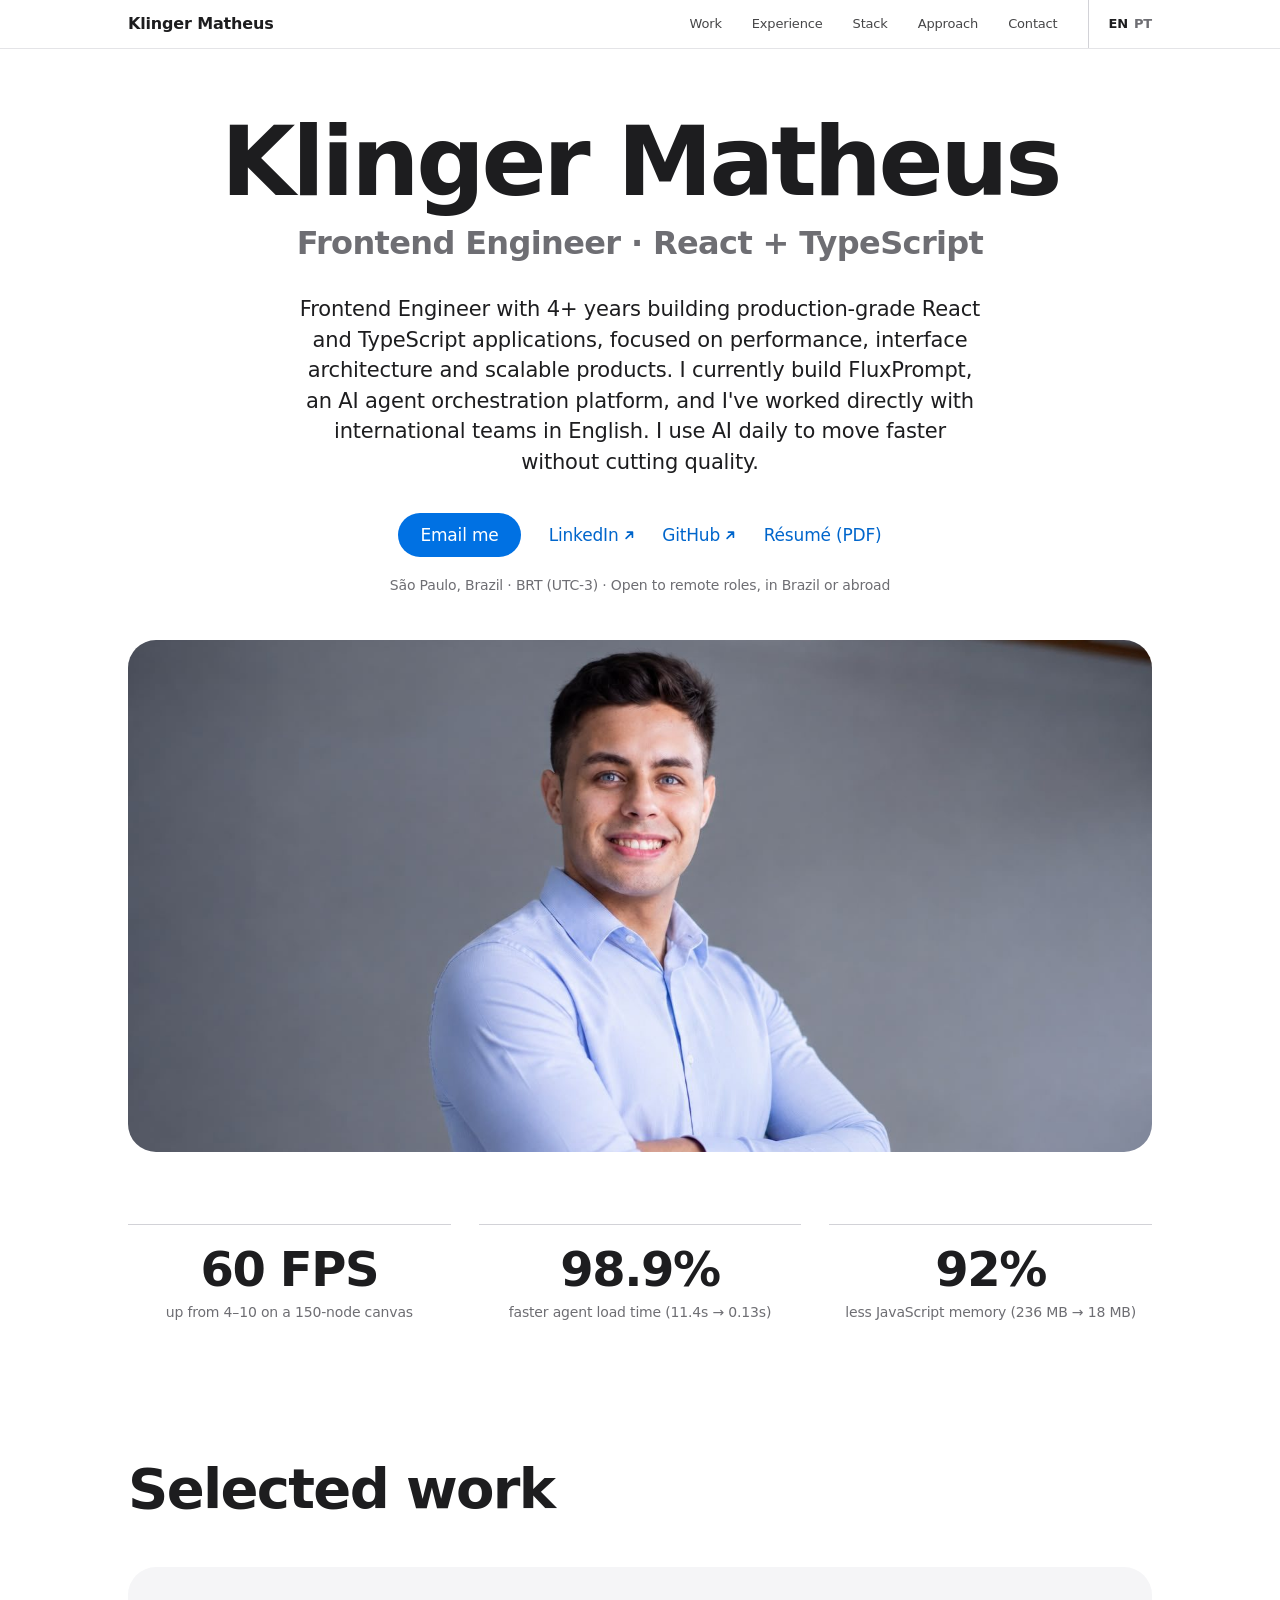
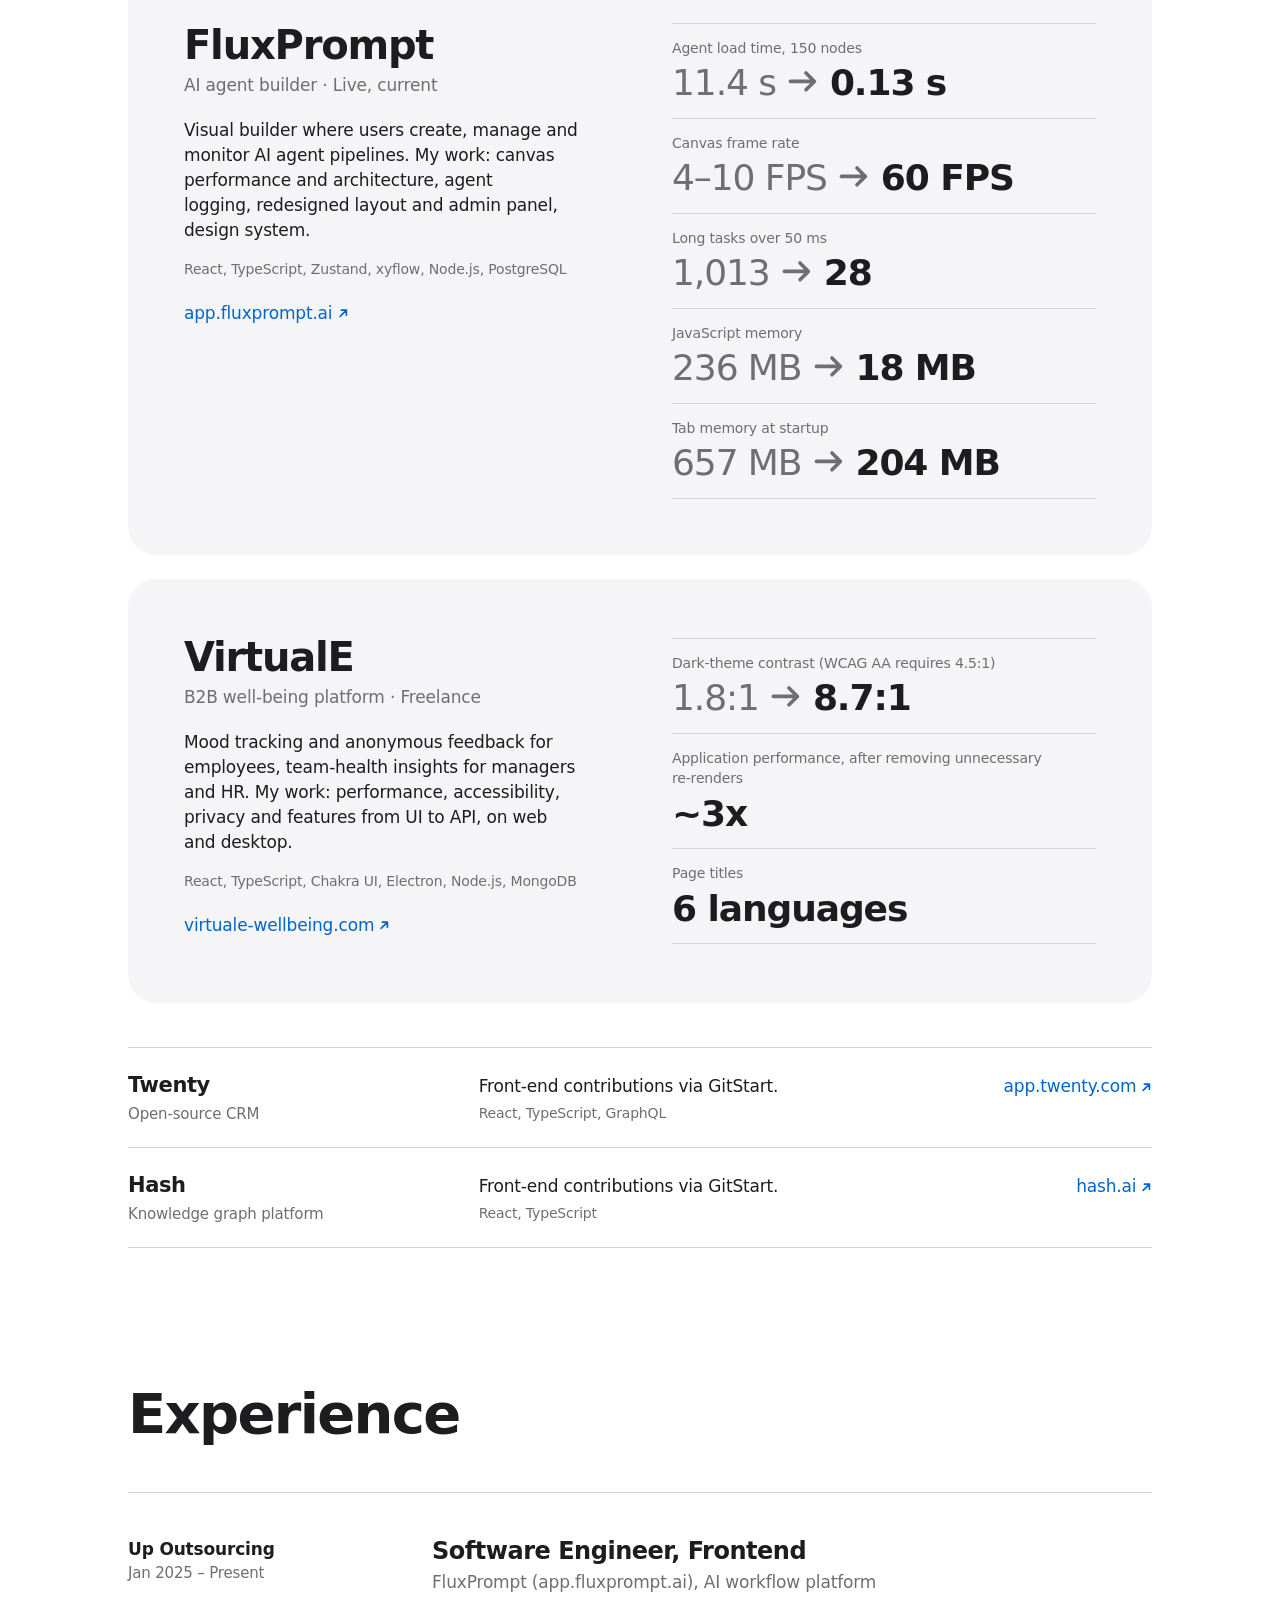
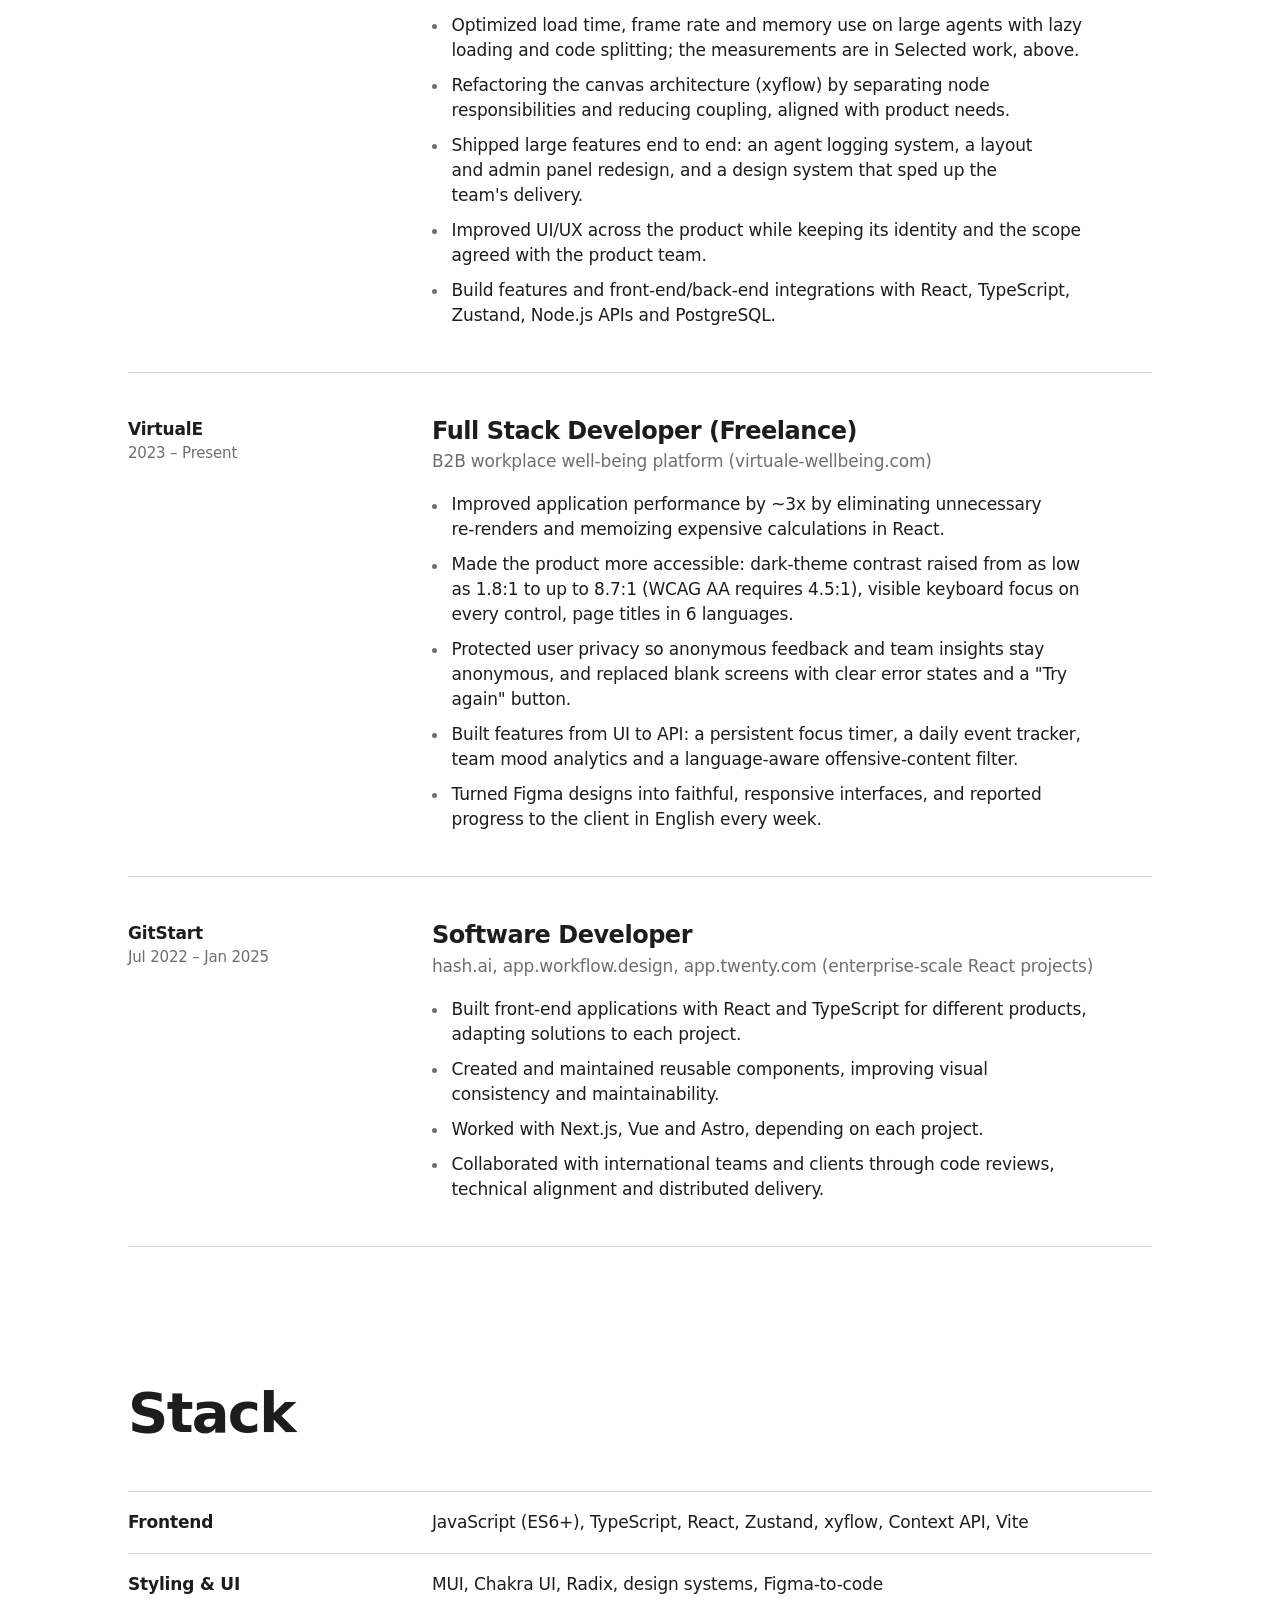
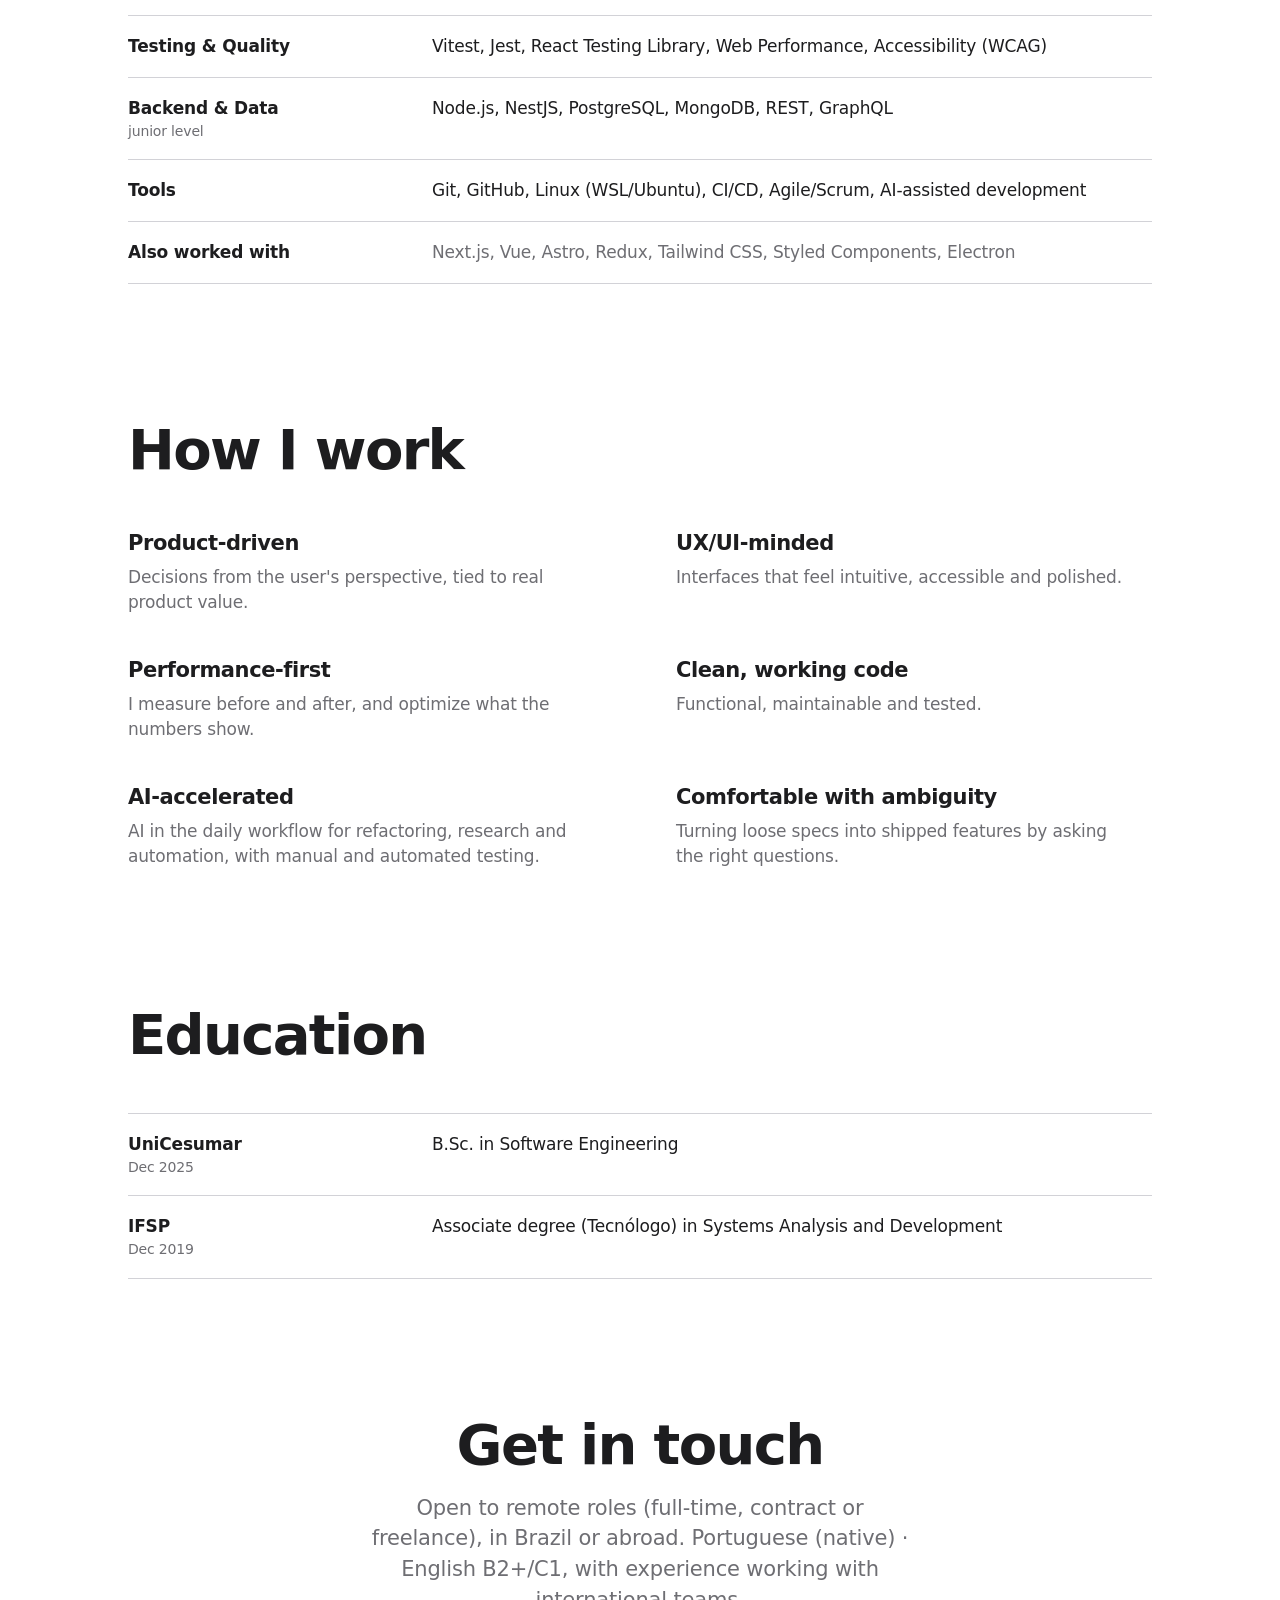
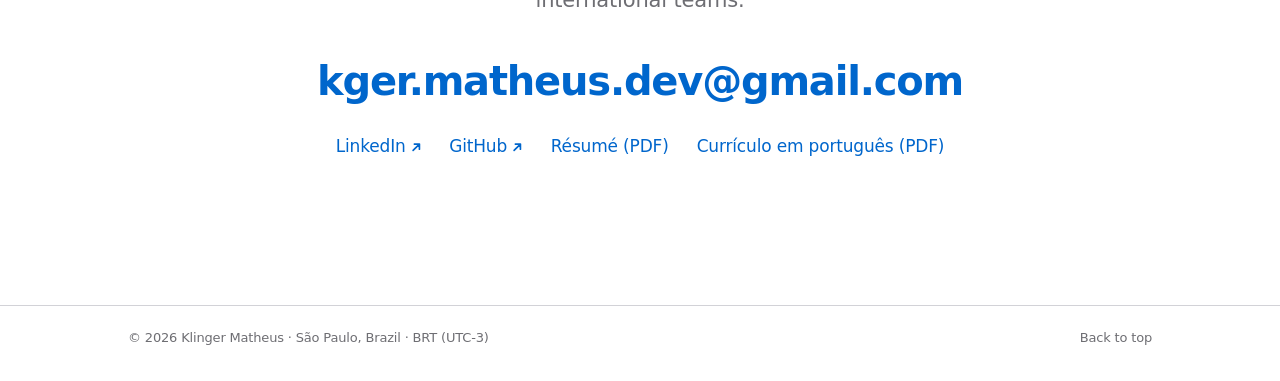
<file: site/index.html>
<!doctype html>
<html lang="en">
<head>
  <meta charset="utf-8">
  <meta name="viewport" content="width=device-width, initial-scale=1">
  <title>Klinger Matheus · Frontend Engineer (React + TypeScript)</title>
  <meta name="description" content="Frontend Engineer with 4+ years building high-performance React apps and AI workflow interfaces. Canvas performance, design systems and accessibility.">
  <link rel="canonical" href="https://klingermatheus.github.io/">
  <link rel="alternate" hreflang="en" href="https://klingermatheus.github.io/">
  <link rel="alternate" hreflang="pt-BR" href="https://klingermatheus.github.io/pt/">
  <link rel="alternate" hreflang="x-default" href="https://klingermatheus.github.io/">
  <meta name="theme-color" content="#ffffff" media="(prefers-color-scheme: light)">
  <meta name="theme-color" content="#000000" media="(prefers-color-scheme: dark)">
  <meta property="og:type" content="website">
  <meta property="og:locale" content="en_US">
  <meta property="og:locale:alternate" content="pt_BR">
  <meta property="og:url" content="https://klingermatheus.github.io/">
  <meta property="og:title" content="Klinger Matheus · Frontend Engineer (React + TypeScript)">
  <meta property="og:description" content="Frontend Engineer with 4+ years building high-performance React apps and AI workflow interfaces. Canvas performance, design systems and accessibility.">
  <meta property="og:image" content="https://klingermatheus.github.io/og.png">
  <meta property="og:image:width" content="1200">
  <meta property="og:image:height" content="630">
  <meta property="og:image:alt" content="Klinger Matheus, Frontend Engineer, React + TypeScript">
  <meta name="twitter:card" content="summary_large_image">
  <link rel="icon" href="favicon.svg" type="image/svg+xml">
  <link rel="stylesheet" href="styles.css">
</head>
<body>
  <svg width="0" height="0" style="position:absolute" aria-hidden="true">
    <symbol id="out" viewBox="0 0 10 10"><path d="M2 8 8 2M3.2 2H8v4.8"/></symbol>
    <symbol id="to" viewBox="0 0 12 10"><path d="M1 5h10M7.5 1.5 11 5 7.5 8.5"/></symbol>
  </svg>

  <a class="skip" href="#main">Skip to content</a>

  <header class="bar">
    <nav class="wrap" aria-label="Primary">
      <a class="bar-name" href="#top">Klinger Matheus</a>
      <div class="bar-links">
        <a class="mid" href="#work">Work</a>
        <a class="wide" href="#experience">Experience</a>
        <a class="wide" href="#stack">Stack</a>
        <a class="wide" href="#approach">Approach</a>
        <a href="#contact">Contact</a>
        <span class="langs">
          <span aria-current="true"><abbr title="English">EN</abbr></span>
          <a href="pt/" hreflang="pt-BR" lang="pt-BR" aria-label="Ver em português">PT</a>
        </span>
      </div>
    </nav>
  </header>

  <main id="main">
    <div class="wrap hero" id="top">
      <h1>Klinger Matheus</h1>
      <p class="role">Frontend Engineer&nbsp;· <span class="nw">React + TypeScript</span></p>
      <p class="summary">Frontend Engineer with 4+ years building production-grade React and TypeScript applications, focused on performance, interface architecture and scalable products. I currently build FluxPrompt, an AI agent orchestration platform, and I've worked directly with international teams in English. I use AI daily to move faster without cutting quality.</p>
      <div class="actions">
        <a class="pill" href="mailto:kger.matheus.dev@gmail.com">Email me</a>
        <a href="https://www.linkedin.com/in/klinger-matheus">LinkedIn<svg class="icon" aria-hidden="true"><use href="#out"/></svg></a>
        <a href="https://github.com/klingermatheus">GitHub<svg class="icon" aria-hidden="true"><use href="#out"/></svg></a>
        <a href="Klinger_Matheus_Resume_EN.pdf">Résumé (PDF)</a>
      </div>
      <p class="where">São Paulo, Brazil&nbsp;· BRT (UTC‑3)&nbsp;· Open to remote roles, in Brazil or abroad</p>

      <figure class="portrait">
        <img src="assets/klinger-1536.jpg"
             srcset="assets/klinger-768.jpg 768w, assets/klinger-1536.jpg 1536w"
             sizes="(min-width: 1112px) 1024px, calc(100vw - 40px)"
             width="1536" height="1024" alt="Klinger Matheus, smiling with arms crossed, in a light blue shirt" fetchpriority="high">
      </figure>

      <dl class="figures">
        <div><dt>60 FPS</dt><dd>up from 4–10 on a 150‑node canvas</dd></div>
        <div><dt>98.9%</dt><dd>faster agent load time <span class="nw">(11.4s → 0.13s)</span></dd></div>
        <div><dt>92%</dt><dd>less JavaScript memory <span class="nw">(236 MB → 18 MB)</span></dd></div>
      </dl>
    </div>

    <section class="wrap" id="work">
      <h2>Selected work</h2>

      <article class="panel">
        <div>
          <h3>FluxPrompt</h3>
          <p class="kind">AI agent builder&nbsp;· Live, current</p>
          <p class="about">Visual builder where users create, manage and monitor AI agent pipelines. My work: canvas performance and architecture, agent logging, redesigned layout and admin panel, design system.</p>
          <p class="tech">React, TypeScript, Zustand, xyflow, Node.js, PostgreSQL</p>
          <a class="visit" href="https://app.fluxprompt.ai/">app.fluxprompt.ai<svg class="icon" aria-hidden="true"><use href="#out"/></svg></a>
        </div>
        <dl class="measures" aria-label="Measured before and after">
          <div><dt>Agent load time, 150 nodes</dt><dd><span class="was">11.4 s</span><svg class="to" role="img" aria-label="to"><use href="#to"/></svg>0.13 s</dd></div>
          <div><dt>Canvas frame rate</dt><dd><span class="was">4–10 FPS</span><svg class="to" role="img" aria-label="to"><use href="#to"/></svg>60 FPS</dd></div>
          <div><dt>Long tasks over 50 ms</dt><dd><span class="was">1,013</span><svg class="to" role="img" aria-label="to"><use href="#to"/></svg>28</dd></div>
          <div><dt>JavaScript memory</dt><dd><span class="was">236 MB</span><svg class="to" role="img" aria-label="to"><use href="#to"/></svg>18 MB</dd></div>
          <div><dt>Tab memory at startup</dt><dd><span class="was">657 MB</span><svg class="to" role="img" aria-label="to"><use href="#to"/></svg>204 MB</dd></div>
        </dl>
      </article>

      <article class="panel">
        <div>
          <h3>VirtualE</h3>
          <p class="kind">B2B well-being platform&nbsp;· Freelance</p>
          <p class="about">Mood tracking and anonymous feedback for employees, team-health insights for managers and HR. My work: performance, accessibility, privacy and features from UI to API, on web and desktop.</p>
          <p class="tech">React, TypeScript, Chakra UI, Electron, Node.js, MongoDB</p>
          <a class="visit" href="https://virtuale-wellbeing.com/">virtuale-wellbeing.com<svg class="icon" aria-hidden="true"><use href="#out"/></svg></a>
        </div>
        <dl class="measures" aria-label="Measured results">
          <div><dt>Dark-theme contrast (WCAG AA requires 4.5:1)</dt><dd><span class="was">1.8:1</span><svg class="to" role="img" aria-label="to"><use href="#to"/></svg>8.7:1</dd></div>
          <div><dt>Application performance, after removing unnecessary re‑renders</dt><dd>~3x</dd></div>
          <div><dt>Page titles</dt><dd>6 languages</dd></div>
        </dl>
      </article>

      <ul class="rows">
        <li>
          <div>
            <h3>Twenty</h3>
            <p class="kind">Open-source CRM</p>
          </div>
          <div>
            <p>Front-end contributions via GitStart.</p>
            <p class="tech">React, TypeScript, GraphQL</p>
          </div>
          <a href="https://app.twenty.com/">app.twenty.com<svg class="icon" aria-hidden="true"><use href="#out"/></svg></a>
        </li>
        <li>
          <div>
            <h3>Hash</h3>
            <p class="kind">Knowledge graph platform</p>
          </div>
          <div>
            <p>Front-end contributions via GitStart.</p>
            <p class="tech">React, TypeScript</p>
          </div>
          <a href="https://hash.ai/">hash.ai<svg class="icon" aria-hidden="true"><use href="#out"/></svg></a>
        </li>
      </ul>
    </section>

    <section class="wrap" id="experience">
      <h2>Experience</h2>

      <article class="role-block">
        <p class="when"><strong>Up Outsourcing</strong>Jan 2025 – Present</p>
        <div>
          <h3>Software Engineer, Frontend</h3>
          <p class="context">FluxPrompt (app.fluxprompt.ai), AI workflow platform</p>
          <ul class="points">
            <li>Optimized load time, frame rate and memory use on large agents with lazy loading and code splitting; the measurements are in Selected work, above.</li>
            <li>Refactoring the canvas architecture (xyflow) by separating node responsibilities and reducing coupling, aligned with product needs.</li>
            <li>Shipped large features end to end: an agent logging system, a layout and admin panel redesign, and a design system that sped up the team's delivery.</li>
            <li>Improved UI/UX across the product while keeping its identity and the scope agreed with the product team.</li>
            <li>Build features and front-end/back-end integrations with React, TypeScript, Zustand, Node.js APIs and PostgreSQL.</li>
          </ul>
        </div>
      </article>

      <article class="role-block">
        <p class="when"><strong>VirtualE</strong>2023 – Present</p>
        <div>
          <h3>Full Stack Developer (Freelance)</h3>
          <p class="context">B2B workplace well-being platform (virtuale-wellbeing.com)</p>
          <ul class="points">
            <li>Improved application performance by ~3x by eliminating unnecessary re‑renders and memoizing expensive calculations in React.</li>
            <li>Made the product more accessible: dark-theme contrast raised from as low as 1.8:1 to up to 8.7:1 (WCAG AA requires 4.5:1), visible keyboard focus on every control, page titles in 6 languages.</li>
            <li>Protected user privacy so anonymous feedback and team insights stay anonymous, and replaced blank screens with clear error states and a "Try again" button.</li>
            <li>Built features from UI to API: a persistent focus timer, a daily event tracker, team mood analytics and a language-aware offensive-content filter.</li>
            <li>Turned Figma designs into faithful, responsive interfaces, and reported progress to the client in English every week.</li>
          </ul>
        </div>
      </article>

      <article class="role-block">
        <p class="when"><strong>GitStart</strong>Jul 2022 – Jan 2025</p>
        <div>
          <h3>Software Developer</h3>
          <p class="context">hash.ai, app.workflow.design, app.twenty.com (enterprise-scale React projects)</p>
          <ul class="points">
            <li>Built front-end applications with React and TypeScript for different products, adapting solutions to each project.</li>
            <li>Created and maintained reusable components, improving visual consistency and maintainability.</li>
            <li>Worked with Next.js, Vue and Astro, depending on each project.</li>
            <li>Collaborated with international teams and clients through code reviews, technical alignment and distributed delivery.</li>
          </ul>
        </div>
      </article>
    </section>

    <section class="wrap" id="stack">
      <h2>Stack</h2>
      <dl class="table">
        <div><dt>Frontend</dt><dd>JavaScript (ES6+), TypeScript, React, Zustand, xyflow, Context API, Vite</dd></div>
        <div><dt>Styling &amp; UI</dt><dd>MUI, Chakra UI, Radix, design systems, Figma-to-code</dd></div>
        <div><dt>Testing &amp; Quality</dt><dd>Vitest, Jest, React Testing Library, Web Performance, Accessibility (WCAG)</dd></div>
        <div><dt>Backend &amp; Data <small>junior level</small></dt><dd>Node.js, NestJS, PostgreSQL, MongoDB, REST, GraphQL</dd></div>
        <div><dt>Tools</dt><dd>Git, GitHub, Linux (WSL/Ubuntu), CI/CD, Agile/Scrum, AI-assisted development</dd></div>
        <div class="quiet"><dt>Also worked with</dt><dd>Next.js, Vue, Astro, Redux, Tailwind CSS, Styled Components, Electron</dd></div>
      </dl>
    </section>

    <section class="wrap" id="approach">
      <h2>How I work</h2>
      <div class="ways">
        <div><h3>Product-driven</h3><p>Decisions from the user's perspective, tied to real product value.</p></div>
        <div><h3>UX/UI-minded</h3><p>Interfaces that feel intuitive, accessible and polished.</p></div>
        <div><h3>Performance-first</h3><p>I measure before and after, and optimize what the numbers show.</p></div>
        <div><h3>Clean, working code</h3><p>Functional, maintainable and tested.</p></div>
        <div><h3>AI-accelerated</h3><p>AI in the daily workflow for refactoring, research and automation, with manual and automated testing.</p></div>
        <div><h3>Comfortable with ambiguity</h3><p>Turning loose specs into shipped features by asking the right questions.</p></div>
      </div>
    </section>

    <section class="wrap" id="education">
      <h2>Education</h2>
      <dl class="table">
        <div><dt>UniCesumar <small>Dec 2025</small></dt><dd>B.Sc. in Software Engineering</dd></div>
        <div><dt>IFSP <small>Dec 2019</small></dt><dd>Associate degree (Tecnólogo) in Systems Analysis and Development</dd></div>
      </dl>
    </section>

    <section class="wrap contact" id="contact">
      <h2>Get in touch</h2>
      <p class="lede">Open to remote roles (full-time, contract or freelance), in Brazil or abroad. Portuguese (native)&nbsp;· English B2+/C1, with experience working with international teams.</p>
      <a class="mail" href="mailto:kger.matheus.dev@gmail.com">kger.matheus.dev@gmail.com</a>
      <div class="actions">
        <a href="https://www.linkedin.com/in/klinger-matheus">LinkedIn<svg class="icon" aria-hidden="true"><use href="#out"/></svg></a>
        <a href="https://github.com/klingermatheus">GitHub<svg class="icon" aria-hidden="true"><use href="#out"/></svg></a>
        <a href="Klinger_Matheus_Resume_EN.pdf">Résumé (PDF)</a>
        <a href="Klinger_Matheus_Curriculo_PTBR.pdf" hreflang="pt-BR" lang="pt-BR">Currículo em português (PDF)</a>
      </div>
    </section>
  </main>

  <footer>
    <div class="wrap">
      <span>© 2026 Klinger Matheus&nbsp;· São Paulo, Brazil&nbsp;· BRT (UTC‑3)</span>
      <a href="#top">Back to top</a>
    </div>
  </footer>
</body>
</html>
</file>
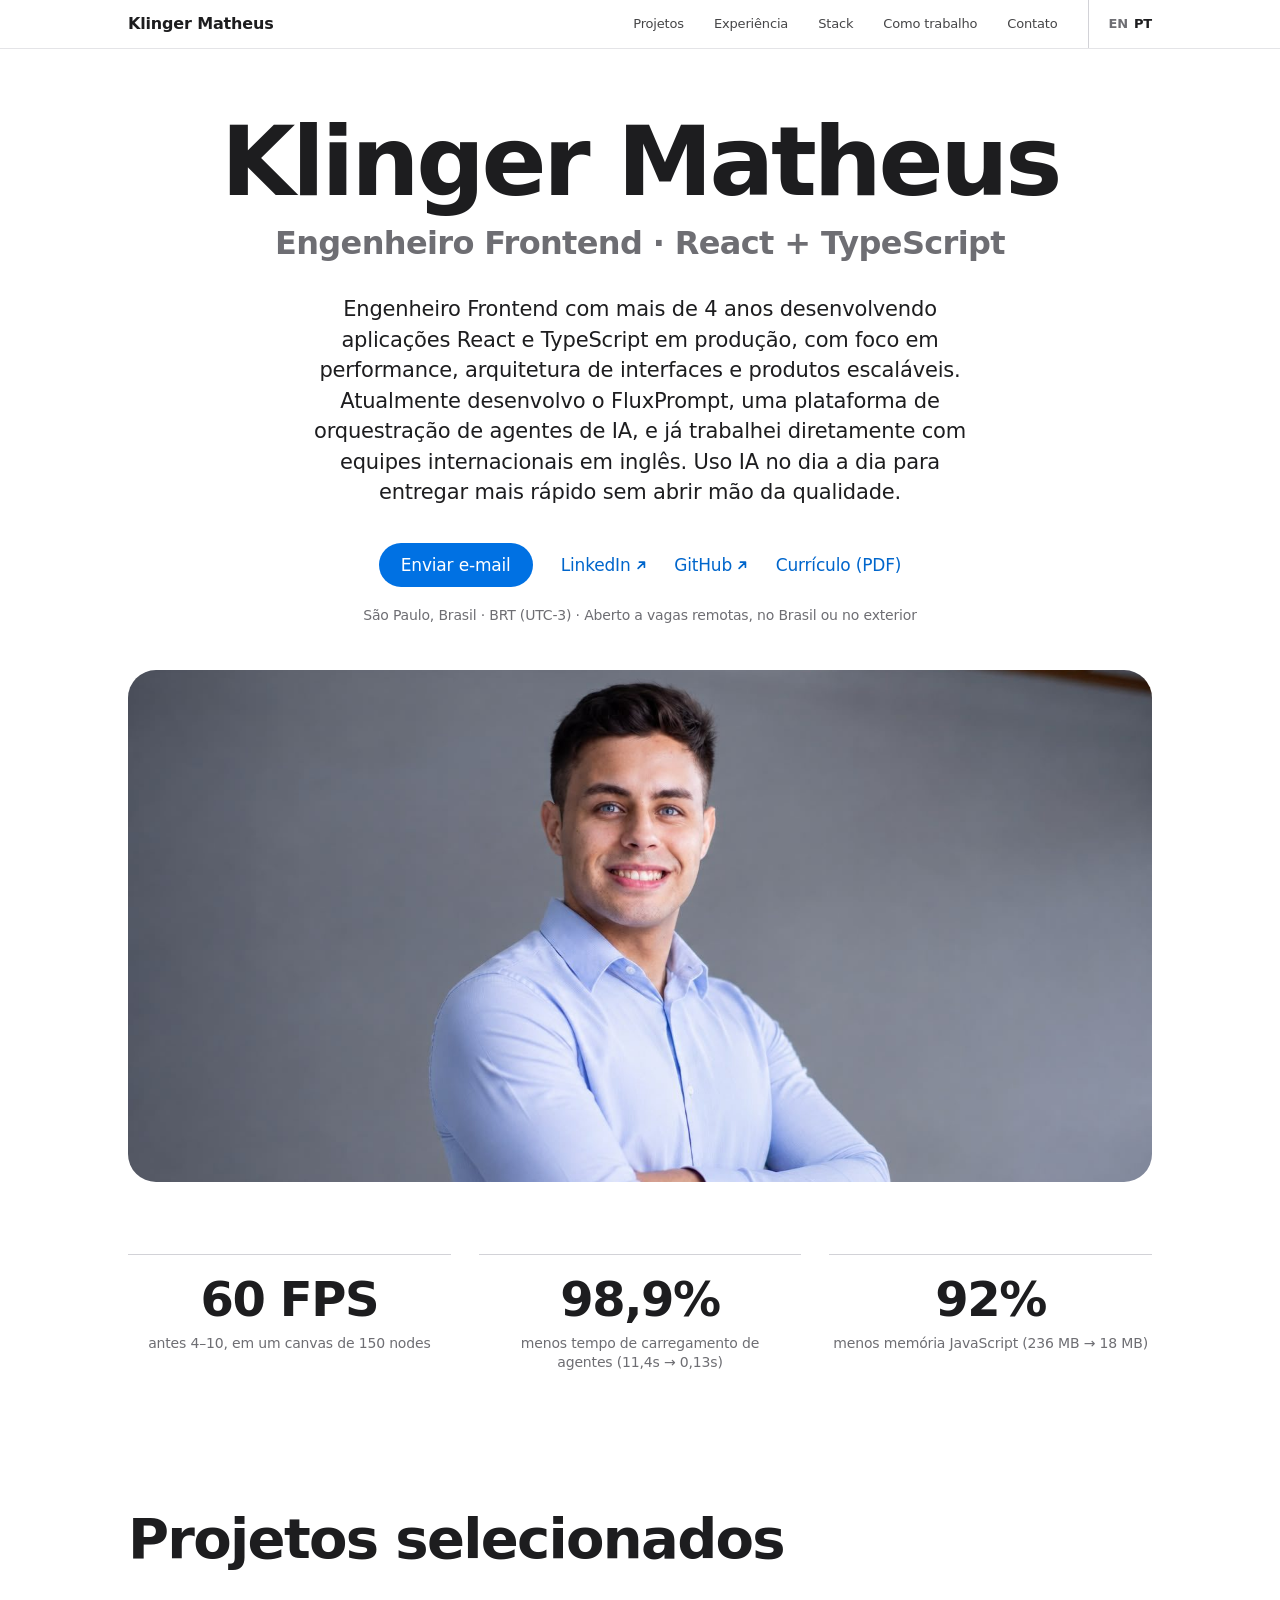
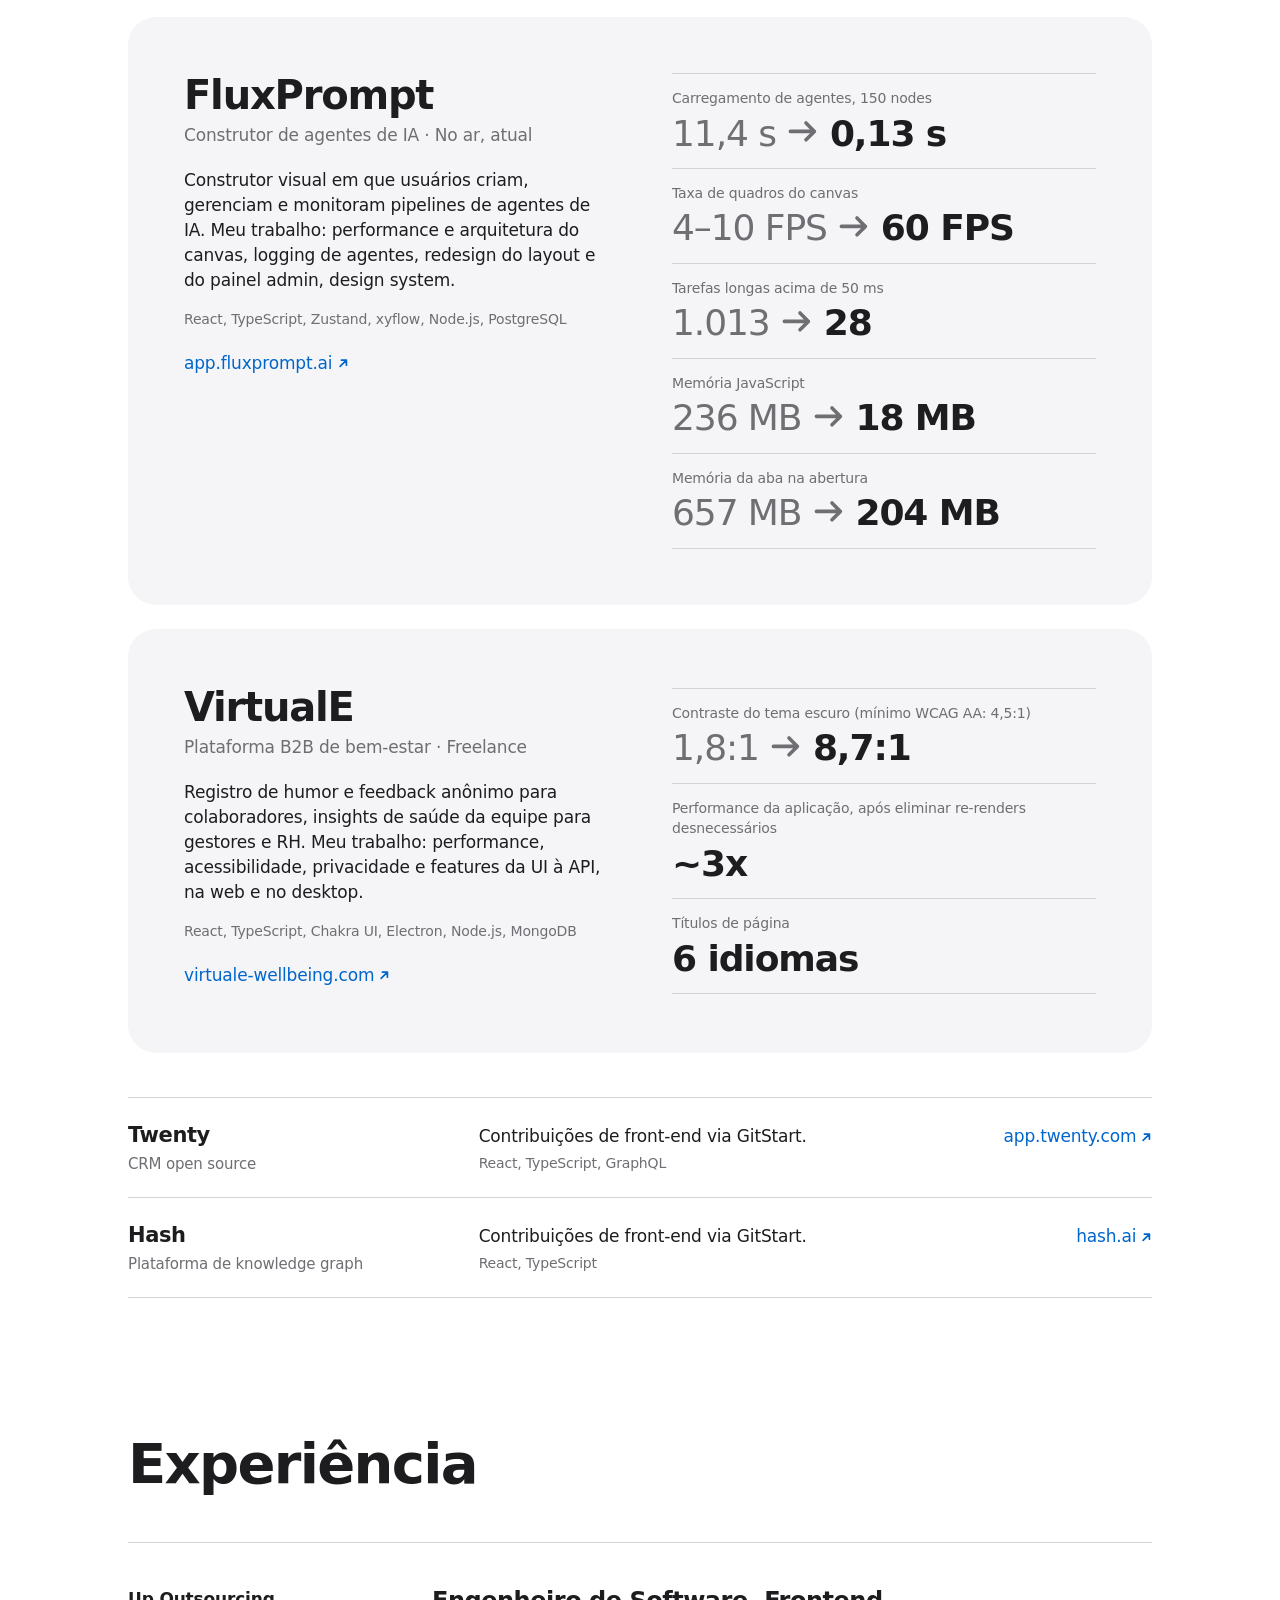
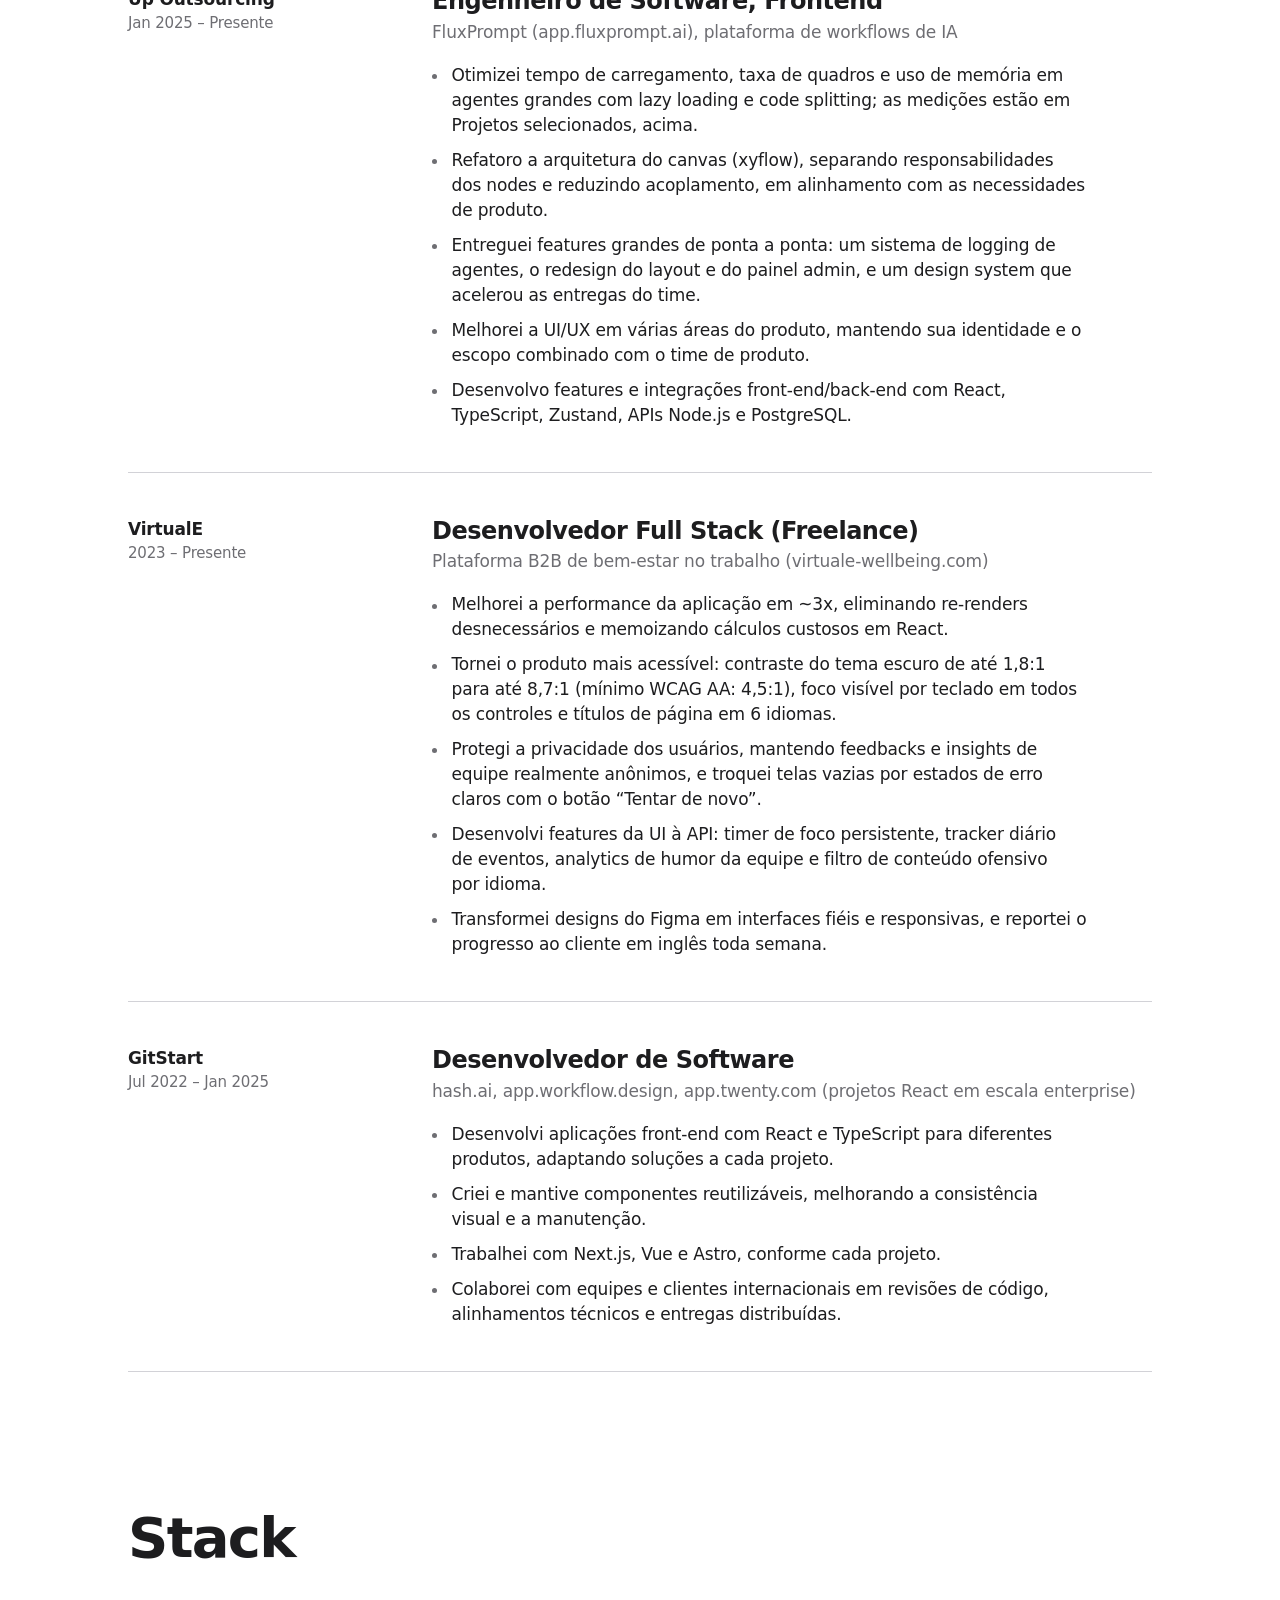
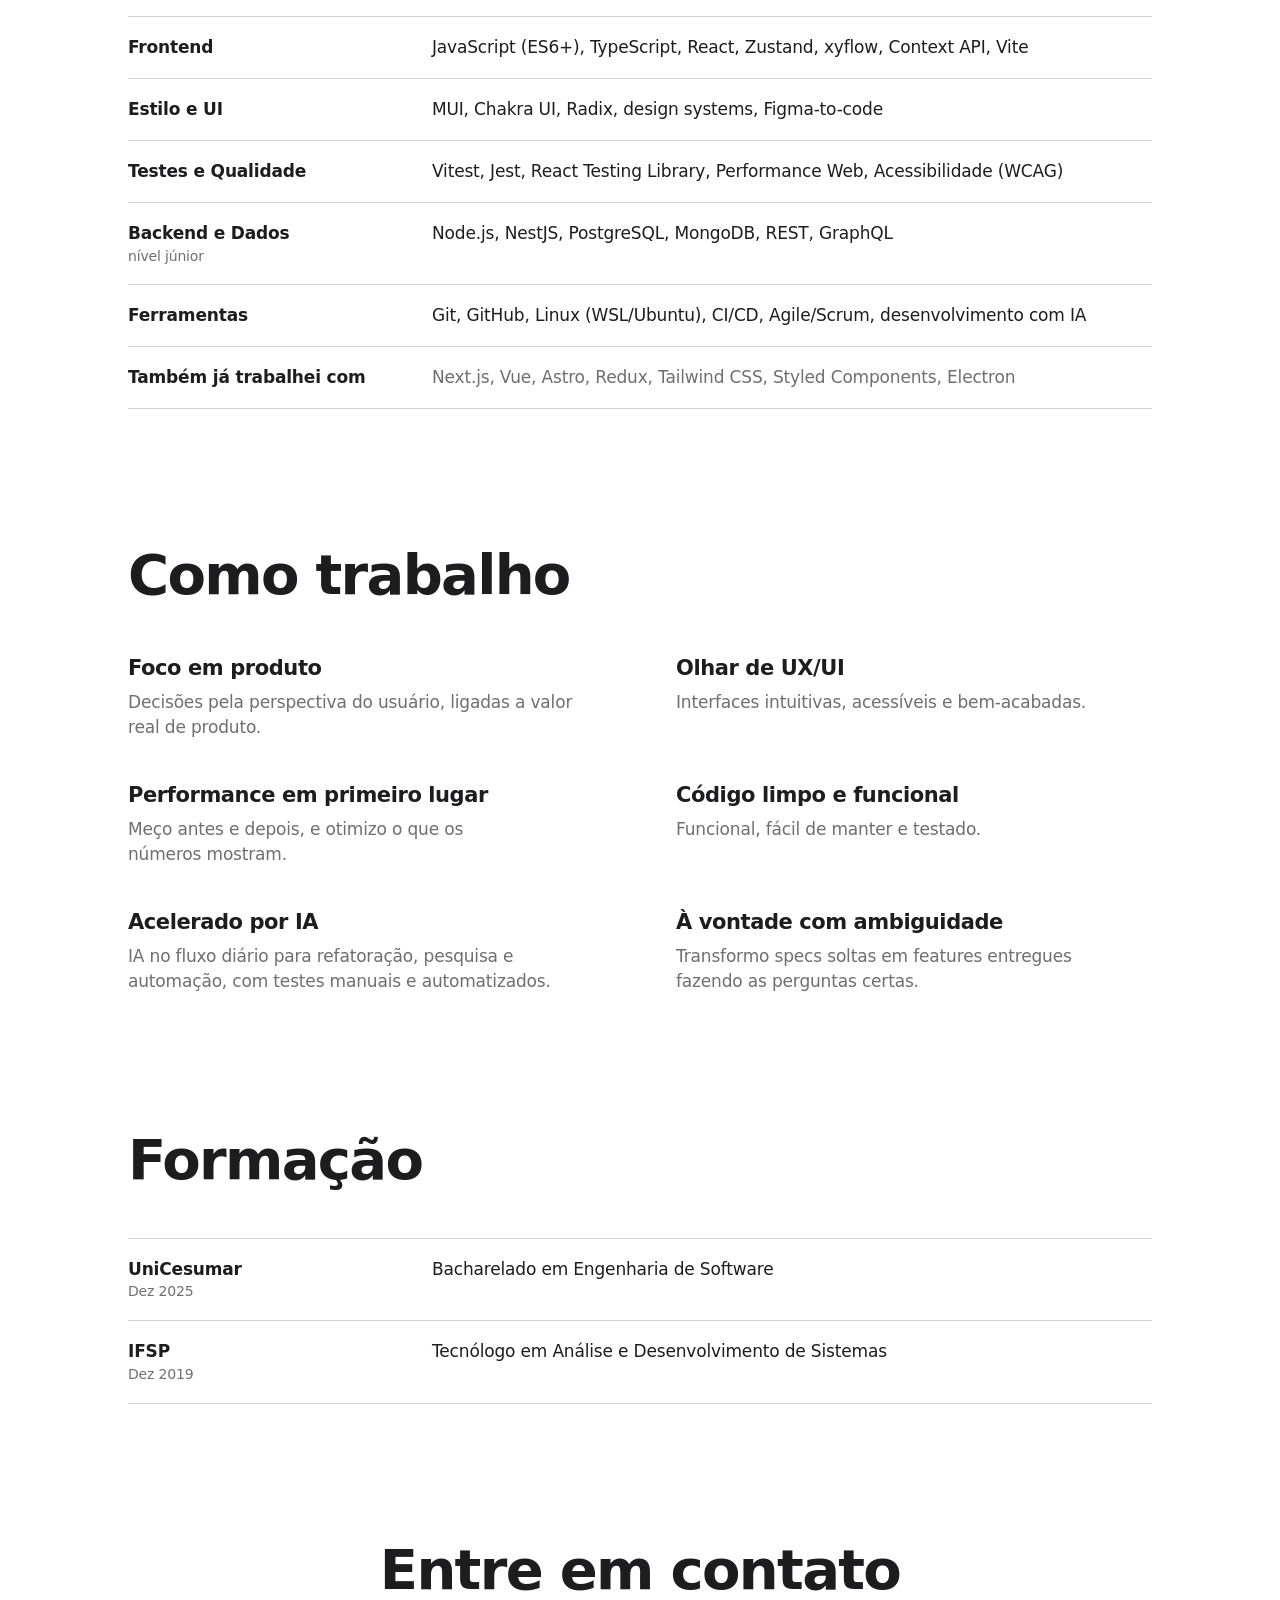
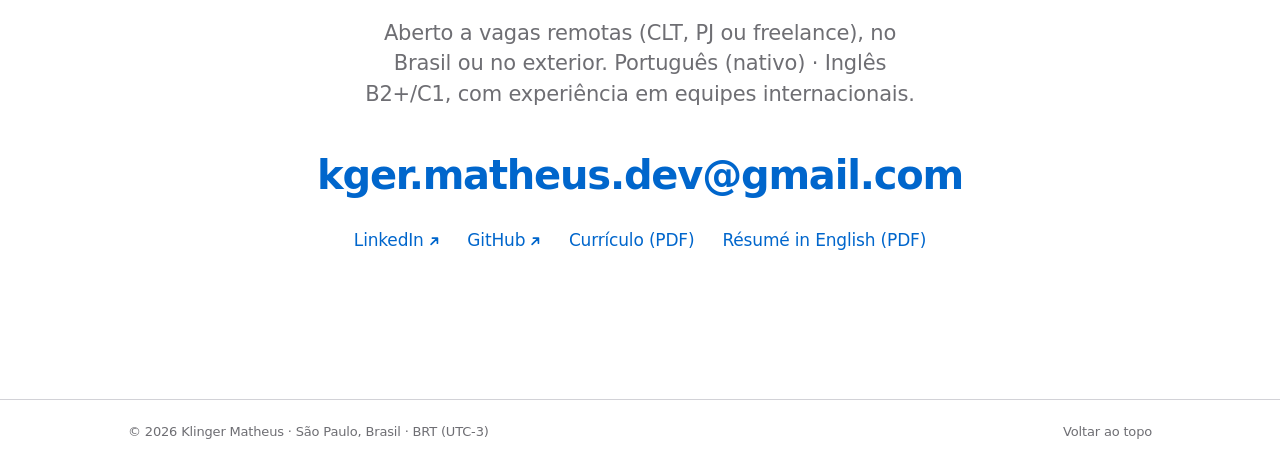
<file: site/pt/index.html>
<!doctype html>
<html lang="pt-BR">
<head>
  <meta charset="utf-8">
  <meta name="viewport" content="width=device-width, initial-scale=1">
  <title>Klinger Matheus · Engenheiro Frontend (React + TypeScript)</title>
  <meta name="description" content="Engenheiro Frontend com mais de 4 anos criando aplicações React de alta performance e interfaces de workflow de IA. Performance de canvas, design systems e acessibilidade.">
  <link rel="canonical" href="https://klingermatheus.github.io/pt/">
  <link rel="alternate" hreflang="en" href="https://klingermatheus.github.io/">
  <link rel="alternate" hreflang="pt-BR" href="https://klingermatheus.github.io/pt/">
  <link rel="alternate" hreflang="x-default" href="https://klingermatheus.github.io/">
  <meta name="theme-color" content="#ffffff" media="(prefers-color-scheme: light)">
  <meta name="theme-color" content="#000000" media="(prefers-color-scheme: dark)">
  <meta property="og:type" content="website">
  <meta property="og:locale" content="pt_BR">
  <meta property="og:locale:alternate" content="en_US">
  <meta property="og:url" content="https://klingermatheus.github.io/pt/">
  <meta property="og:title" content="Klinger Matheus · Engenheiro Frontend (React + TypeScript)">
  <meta property="og:description" content="Engenheiro Frontend com mais de 4 anos criando aplicações React de alta performance e interfaces de workflow de IA. Performance de canvas, design systems e acessibilidade.">
  <meta property="og:image" content="https://klingermatheus.github.io/og.png">
  <meta property="og:image:width" content="1200">
  <meta property="og:image:height" content="630">
  <meta property="og:image:alt" content="Klinger Matheus, Frontend Engineer, React + TypeScript">
  <meta name="twitter:card" content="summary_large_image">
  <link rel="icon" href="../favicon.svg" type="image/svg+xml">
  <link rel="stylesheet" href="../styles.css">
</head>
<body>
  <svg width="0" height="0" style="position:absolute" aria-hidden="true">
    <symbol id="out" viewBox="0 0 10 10"><path d="M2 8 8 2M3.2 2H8v4.8"/></symbol>
    <symbol id="to" viewBox="0 0 12 10"><path d="M1 5h10M7.5 1.5 11 5 7.5 8.5"/></symbol>
  </svg>

  <a class="skip" href="#main">Pular para o conteúdo</a>

  <header class="bar">
    <nav class="wrap" aria-label="Principal">
      <a class="bar-name" href="#top">Klinger Matheus</a>
      <div class="bar-links">
        <a class="mid" href="#work">Projetos</a>
        <a class="wide" href="#experience">Experiência</a>
        <a class="wide" href="#stack">Stack</a>
        <a class="wide" href="#approach">Como trabalho</a>
        <a href="#contact">Contato</a>
        <span class="langs">
          <a href="../" hreflang="en" lang="en" aria-label="View in English">EN</a>
          <span aria-current="true"><abbr title="Português">PT</abbr></span>
        </span>
      </div>
    </nav>
  </header>

  <main id="main">
    <div class="wrap hero" id="top">
      <h1>Klinger Matheus</h1>
      <p class="role">Engenheiro Frontend&nbsp;· <span class="nw">React + TypeScript</span></p>
      <p class="summary">Engenheiro Frontend com mais de 4 anos desenvolvendo aplicações React e TypeScript em produção, com foco em performance, arquitetura de interfaces e produtos escaláveis. Atualmente desenvolvo o FluxPrompt, uma plataforma de orquestração de agentes de IA, e já trabalhei diretamente com equipes internacionais em inglês. Uso IA no dia a dia para entregar mais rápido sem abrir mão da qualidade.</p>
      <div class="actions">
        <a class="pill" href="mailto:kger.matheus.dev@gmail.com">Enviar e-mail</a>
        <a href="https://www.linkedin.com/in/klinger-matheus">LinkedIn<svg class="icon" aria-hidden="true"><use href="#out"/></svg></a>
        <a href="https://github.com/klingermatheus">GitHub<svg class="icon" aria-hidden="true"><use href="#out"/></svg></a>
        <a href="../Klinger_Matheus_Curriculo_PTBR.pdf">Currículo (PDF)</a>
      </div>
      <p class="where">São Paulo, Brasil&nbsp;· BRT (UTC‑3)&nbsp;· Aberto a vagas remotas, no Brasil ou no exterior</p>

      <figure class="portrait">
        <img src="../assets/klinger-1536.jpg"
             srcset="../assets/klinger-768.jpg 768w, ../assets/klinger-1536.jpg 1536w"
             sizes="(min-width: 1112px) 1024px, calc(100vw - 40px)"
             width="1536" height="1024" alt="Klinger Matheus sorrindo, de braços cruzados, com camisa azul-clara" fetchpriority="high">
      </figure>

      <dl class="figures">
        <div><dt>60 FPS</dt><dd>antes 4–10, em um canvas de 150 nodes</dd></div>
        <div><dt>98,9%</dt><dd>menos tempo de carregamento de agentes <span class="nw">(11,4s → 0,13s)</span></dd></div>
        <div><dt>92%</dt><dd>menos memória JavaScript <span class="nw">(236 MB → 18 MB)</span></dd></div>
      </dl>
    </div>

    <section class="wrap" id="work">
      <h2>Projetos selecionados</h2>

      <article class="panel">
        <div>
          <h3>FluxPrompt</h3>
          <p class="kind">Construtor de agentes de IA&nbsp;· No ar, atual</p>
          <p class="about">Construtor visual em que usuários criam, gerenciam e monitoram pipelines de agentes de IA. Meu trabalho: performance e arquitetura do canvas, logging de agentes, redesign do layout e do painel admin, design system.</p>
          <p class="tech">React, TypeScript, Zustand, xyflow, Node.js, PostgreSQL</p>
          <a class="visit" href="https://app.fluxprompt.ai/">app.fluxprompt.ai<svg class="icon" aria-hidden="true"><use href="#out"/></svg></a>
        </div>
        <dl class="measures" aria-label="Medido antes e depois">
          <div><dt>Carregamento de agentes, 150 nodes</dt><dd><span class="was">11,4 s</span><svg class="to" role="img" aria-label="para"><use href="#to"/></svg>0,13 s</dd></div>
          <div><dt>Taxa de quadros do canvas</dt><dd><span class="was">4–10 FPS</span><svg class="to" role="img" aria-label="para"><use href="#to"/></svg>60 FPS</dd></div>
          <div><dt>Tarefas longas acima de 50 ms</dt><dd><span class="was">1.013</span><svg class="to" role="img" aria-label="para"><use href="#to"/></svg>28</dd></div>
          <div><dt>Memória JavaScript</dt><dd><span class="was">236 MB</span><svg class="to" role="img" aria-label="para"><use href="#to"/></svg>18 MB</dd></div>
          <div><dt>Memória da aba na abertura</dt><dd><span class="was">657 MB</span><svg class="to" role="img" aria-label="para"><use href="#to"/></svg>204 MB</dd></div>
        </dl>
      </article>

      <article class="panel">
        <div>
          <h3>VirtualE</h3>
          <p class="kind">Plataforma B2B de bem-estar&nbsp;· Freelance</p>
          <p class="about">Registro de humor e feedback anônimo para colaboradores, insights de saúde da equipe para gestores e RH. Meu trabalho: performance, acessibilidade, privacidade e features da UI à API, na web e no desktop.</p>
          <p class="tech">React, TypeScript, Chakra UI, Electron, Node.js, MongoDB</p>
          <a class="visit" href="https://virtuale-wellbeing.com/">virtuale-wellbeing.com<svg class="icon" aria-hidden="true"><use href="#out"/></svg></a>
        </div>
        <dl class="measures" aria-label="Resultados medidos">
          <div><dt>Contraste do tema escuro (mínimo WCAG AA: 4,5:1)</dt><dd><span class="was">1,8:1</span><svg class="to" role="img" aria-label="para"><use href="#to"/></svg>8,7:1</dd></div>
          <div><dt>Performance da aplicação, após eliminar re‑renders desnecessários</dt><dd>~3x</dd></div>
          <div><dt>Títulos de página</dt><dd>6 idiomas</dd></div>
        </dl>
      </article>

      <ul class="rows">
        <li>
          <div>
            <h3>Twenty</h3>
            <p class="kind">CRM open source</p>
          </div>
          <div>
            <p>Contribuições de front-end via GitStart.</p>
            <p class="tech">React, TypeScript, GraphQL</p>
          </div>
          <a href="https://app.twenty.com/">app.twenty.com<svg class="icon" aria-hidden="true"><use href="#out"/></svg></a>
        </li>
        <li>
          <div>
            <h3>Hash</h3>
            <p class="kind">Plataforma de knowledge graph</p>
          </div>
          <div>
            <p>Contribuições de front-end via GitStart.</p>
            <p class="tech">React, TypeScript</p>
          </div>
          <a href="https://hash.ai/">hash.ai<svg class="icon" aria-hidden="true"><use href="#out"/></svg></a>
        </li>
      </ul>
    </section>

    <section class="wrap" id="experience">
      <h2>Experiência</h2>

      <article class="role-block">
        <p class="when"><strong>Up Outsourcing</strong>Jan 2025 – Presente</p>
        <div>
          <h3>Engenheiro de Software, Frontend</h3>
          <p class="context">FluxPrompt (app.fluxprompt.ai), plataforma de workflows de IA</p>
          <ul class="points">
            <li>Otimizei tempo de carregamento, taxa de quadros e uso de memória em agentes grandes com lazy loading e code splitting; as medições estão em Projetos selecionados, acima.</li>
            <li>Refatoro a arquitetura do canvas (xyflow), separando responsabilidades dos nodes e reduzindo acoplamento, em alinhamento com as necessidades de produto.</li>
            <li>Entreguei features grandes de ponta a ponta: um sistema de logging de agentes, o redesign do layout e do painel admin, e um design system que acelerou as entregas do time.</li>
            <li>Melhorei a UI/UX em várias áreas do produto, mantendo sua identidade e o escopo combinado com o time de produto.</li>
            <li>Desenvolvo features e integrações front-end/back-end com React, TypeScript, Zustand, APIs Node.js e PostgreSQL.</li>
          </ul>
        </div>
      </article>

      <article class="role-block">
        <p class="when"><strong>VirtualE</strong>2023 – Presente</p>
        <div>
          <h3>Desenvolvedor Full Stack (Freelance)</h3>
          <p class="context">Plataforma B2B de bem-estar no trabalho (virtuale-wellbeing.com)</p>
          <ul class="points">
            <li>Melhorei a performance da aplicação em ~3x, eliminando re‑renders desnecessários e memoizando cálculos custosos em React.</li>
            <li>Tornei o produto mais acessível: contraste do tema escuro de até 1,8:1 para até 8,7:1 (mínimo WCAG AA: 4,5:1), foco visível por teclado em todos os controles e títulos de página em 6 idiomas.</li>
            <li>Protegi a privacidade dos usuários, mantendo feedbacks e insights de equipe realmente anônimos, e troquei telas vazias por estados de erro claros com o botão “Tentar de novo”.</li>
            <li>Desenvolvi features da UI à API: timer de foco persistente, tracker diário de eventos, analytics de humor da equipe e filtro de conteúdo ofensivo por idioma.</li>
            <li>Transformei designs do Figma em interfaces fiéis e responsivas, e reportei o progresso ao cliente em inglês toda semana.</li>
          </ul>
        </div>
      </article>

      <article class="role-block">
        <p class="when"><strong>GitStart</strong>Jul 2022 – Jan 2025</p>
        <div>
          <h3>Desenvolvedor de Software</h3>
          <p class="context">hash.ai, app.workflow.design, app.twenty.com (projetos React em escala enterprise)</p>
          <ul class="points">
            <li>Desenvolvi aplicações front-end com React e TypeScript para diferentes produtos, adaptando soluções a cada projeto.</li>
            <li>Criei e mantive componentes reutilizáveis, melhorando a consistência visual e a manutenção.</li>
            <li>Trabalhei com Next.js, Vue e Astro, conforme cada projeto.</li>
            <li>Colaborei com equipes e clientes internacionais em revisões de código, alinhamentos técnicos e entregas distribuídas.</li>
          </ul>
        </div>
      </article>
    </section>

    <section class="wrap" id="stack">
      <h2>Stack</h2>
      <dl class="table">
        <div><dt>Frontend</dt><dd>JavaScript (ES6+), TypeScript, React, Zustand, xyflow, Context API, Vite</dd></div>
        <div><dt>Estilo e UI</dt><dd>MUI, Chakra UI, Radix, design systems, Figma-to-code</dd></div>
        <div><dt>Testes e Qualidade</dt><dd>Vitest, Jest, React Testing Library, Performance Web, Acessibilidade (WCAG)</dd></div>
        <div><dt>Backend e Dados <small>nível júnior</small></dt><dd>Node.js, NestJS, PostgreSQL, MongoDB, REST, GraphQL</dd></div>
        <div><dt>Ferramentas</dt><dd>Git, GitHub, Linux (WSL/Ubuntu), CI/CD, Agile/Scrum, desenvolvimento com IA</dd></div>
        <div class="quiet"><dt>Também já trabalhei com</dt><dd>Next.js, Vue, Astro, Redux, Tailwind CSS, Styled Components, Electron</dd></div>
      </dl>
    </section>

    <section class="wrap" id="approach">
      <h2>Como trabalho</h2>
      <div class="ways">
        <div><h3>Foco em produto</h3><p>Decisões pela perspectiva do usuário, ligadas a valor real de produto.</p></div>
        <div><h3>Olhar de UX/UI</h3><p>Interfaces intuitivas, acessíveis e bem-acabadas.</p></div>
        <div><h3>Performance em primeiro lugar</h3><p>Meço antes e depois, e otimizo o que os números mostram.</p></div>
        <div><h3>Código limpo e funcional</h3><p>Funcional, fácil de manter e testado.</p></div>
        <div><h3>Acelerado por IA</h3><p>IA no fluxo diário para refatoração, pesquisa e automação, com testes manuais e automatizados.</p></div>
        <div><h3>À vontade com ambiguidade</h3><p>Transformo specs soltas em features entregues fazendo as perguntas certas.</p></div>
      </div>
    </section>

    <section class="wrap" id="education">
      <h2>Formação</h2>
      <dl class="table">
        <div><dt>UniCesumar <small>Dez 2025</small></dt><dd>Bacharelado em Engenharia de Software</dd></div>
        <div><dt>IFSP <small>Dez 2019</small></dt><dd>Tecnólogo em Análise e Desenvolvimento de Sistemas</dd></div>
      </dl>
    </section>

    <section class="wrap contact" id="contact">
      <h2>Entre em contato</h2>
      <p class="lede">Aberto a vagas remotas (CLT, PJ ou freelance), no Brasil ou no exterior. Português (nativo)&nbsp;· Inglês B2+/C1, com experiência em equipes internacionais.</p>
      <a class="mail" href="mailto:kger.matheus.dev@gmail.com">kger.matheus.dev@gmail.com</a>
      <div class="actions">
        <a href="https://www.linkedin.com/in/klinger-matheus">LinkedIn<svg class="icon" aria-hidden="true"><use href="#out"/></svg></a>
        <a href="https://github.com/klingermatheus">GitHub<svg class="icon" aria-hidden="true"><use href="#out"/></svg></a>
        <a href="../Klinger_Matheus_Curriculo_PTBR.pdf">Currículo (PDF)</a>
        <a href="../Klinger_Matheus_Resume_EN.pdf" hreflang="en" lang="en">Résumé in English (PDF)</a>
      </div>
    </section>
  </main>

  <footer>
    <div class="wrap">
      <span>© 2026 Klinger Matheus&nbsp;· São Paulo, Brasil&nbsp;· BRT (UTC‑3)</span>
      <a href="#top">Voltar ao topo</a>
    </div>
  </footer>
</body>
</html>
</file>
<file: site/styles.css>
/* Tokens */
:root {
  color-scheme: light dark;
  --bg: #ffffff;
  --panel: #f5f5f7;
  --text: #1d1d1f;
  --text-2: #6e6e73;
  --line: #d2d2d7;
  --link: #0066cc;
  --action: #0071e3;
  --action-hover: #0062c3;
  --on-action: #ffffff;
  --bar: rgba(255, 255, 255, 0.72);
  --select: rgba(0, 113, 227, 0.2);

  --font: system-ui, -apple-system, BlinkMacSystemFont, "Segoe UI", Roboto,
    "Helvetica Neue", "Noto Sans", "Liberation Sans", Arial, sans-serif;
  --gutter: clamp(20px, 5vw, 44px);
  --page: 1024px;
  --section: clamp(72px, 11vw, 136px);
  --radius: 28px;
  --ease: cubic-bezier(0.16, 1, 0.3, 1);
}

@media (prefers-color-scheme: dark) {
  :root {
    --bg: #000000;
    --panel: #1d1d1f;
    --text: #f5f5f7;
    --text-2: #a1a1a6;
    --line: #424245;
    --link: #2997ff;
    --bar: rgba(0, 0, 0, 0.72);
    --select: rgba(41, 151, 255, 0.35);
  }
}

/* Base */
*,
*::before,
*::after {
  box-sizing: border-box;
}

html {
  scroll-padding-top: 72px;
  -webkit-text-size-adjust: 100%;
}

body {
  margin: 0;
  background: var(--bg);
  color: var(--text);
  font-family: var(--font);
  font-size: 1.0625rem;
  line-height: 1.47;
  letter-spacing: -0.01em;
  -webkit-font-smoothing: antialiased;
  text-rendering: optimizeLegibility;
}

::selection {
  background: var(--select);
}

h1,
h2,
h3,
p,
ul,
dl,
dd,
figure {
  margin: 0;
}

h1,
h2,
h3 {
  text-wrap: balance;
  font-weight: 600;
}

p,
li,
dd {
  text-wrap: pretty;
}

ul {
  padding: 0;
  list-style: none;
}

img {
  display: block;
  max-width: 100%;
  height: auto;
}

a {
  color: var(--link);
  text-decoration: none;
  text-underline-offset: 0.18em;
  text-decoration-thickness: 1px;
}

a:hover {
  text-decoration: underline;
}

:focus-visible {
  outline: 2px solid var(--action);
  outline-offset: 3px;
  border-radius: 6px;
}

.wrap {
  width: min(100% - 2 * var(--gutter), var(--page));
  margin-inline: auto;
}

.skip {
  position: absolute;
  left: var(--gutter);
  top: -100px;
  z-index: 20;
  padding: 10px 16px;
  border-radius: 999px;
  background: var(--action);
  color: var(--on-action);
}

.skip:focus {
  top: 8px;
}

.icon {
  width: 0.62em;
  height: 0.62em;
  margin-left: 0.3em;
  fill: none;
  stroke: currentColor;
  stroke-width: 1.6;
  stroke-linecap: round;
  stroke-linejoin: round;
}

/* Bar */
.bar {
  position: sticky;
  top: 0;
  z-index: 10;
  background: var(--bar);
  -webkit-backdrop-filter: saturate(180%) blur(20px);
  backdrop-filter: saturate(180%) blur(20px);
  border-bottom: 1px solid color-mix(in srgb, var(--line) 60%, transparent);
}

.bar .wrap {
  display: flex;
  align-items: center;
  justify-content: space-between;
  gap: 20px;
  min-height: 48px;
}

.bar a {
  color: var(--text);
}

.bar-name {
  font-weight: 600;
  font-size: 1rem;
  white-space: nowrap;
}

.bar-links {
  display: flex;
  align-items: center;
  gap: clamp(16px, 3vw, 30px);
  font-size: 0.8125rem;
}

.bar-links a {
  padding-block: 14px;
  opacity: 0.82;
}

.bar-links a:hover {
  opacity: 1;
  text-decoration: none;
}

.langs {
  display: inline-flex;
  align-items: center;
  gap: 6px;
  padding-left: clamp(12px, 2vw, 20px);
  border-left: 1px solid var(--line);
  font-weight: 600;
}

.langs [aria-current] {
  color: var(--text);
}

.langs abbr {
  text-decoration: none;
}

.bar .langs a {
  color: var(--text-2);
  opacity: 1;
}

.bar .langs a:hover {
  color: var(--text);
}

@media (max-width: 620px) {
  .bar-links a.wide {
    display: none;
  }
}

@media (max-width: 460px) {
  .bar-links a.mid {
    display: none;
  }
}

/* Hero */
.hero {
  padding-top: clamp(40px, 6vw, 64px);
  text-align: center;
}

.hero h1 {
  font-size: clamp(2.75rem, 10.5vw, 6rem);
  line-height: 1.04;
  letter-spacing: -0.035em;
}

.hero .role {
  margin-top: 0.35em;
  color: var(--text-2);
  font-size: clamp(1.375rem, 3.6vw, 2rem);
  font-weight: 600;
  line-height: 1.2;
  letter-spacing: -0.02em;
}

.hero .summary {
  max-width: 43rem;
  margin: clamp(22px, 3vw, 32px) auto 0;
  font-size: clamp(1.0625rem, 2vw, 1.3125rem);
  line-height: 1.45;
}

.actions {
  display: flex;
  flex-wrap: wrap;
  align-items: center;
  justify-content: center;
  gap: 14px 28px;
  margin-top: clamp(26px, 3.4vw, 36px);
  font-size: 1.0625rem;
}

.pill {
  display: inline-flex;
  align-items: center;
  min-height: 44px;
  padding: 0 22px;
  border-radius: 999px;
  background: var(--action);
  color: var(--on-action);
  transition: background-color 0.2s var(--ease);
}

.pill:hover {
  background: var(--action-hover);
  text-decoration: none;
}

.actions a:not(.pill) {
  display: inline-flex;
  align-items: center;
  min-height: 44px;
}

.hero .where {
  margin-top: 18px;
  color: var(--text-2);
  font-size: 0.875rem;
}

.portrait {
  margin-top: clamp(32px, 4vw, 44px);
  border-radius: var(--radius);
  overflow: hidden;
  background: var(--panel);
}

.portrait img {
  width: 100%;
  aspect-ratio: 3 / 2;
  object-fit: cover;
  object-position: 50% 40%;
}

@media (min-width: 861px) {
  .portrait img {
    aspect-ratio: 2 / 1;
    object-position: 50% 30%;
  }
}

@media (min-width: 861px) and (max-height: 760px) {
  .hero {
    padding-top: 32px;
  }

  .hero h1 {
    font-size: 4.5rem;
  }

  .hero .summary {
    max-width: 46rem;
    margin-top: 20px;
    font-size: 1.1875rem;
  }

  .hero .actions {
    margin-top: 24px;
  }

  .portrait {
    margin-top: 28px;
  }
}

@media (max-width: 640px) {
  .portrait img {
    aspect-ratio: 4 / 5;
  }

  .hero {
    text-align: start;
  }

  .hero .actions {
    justify-content: flex-start;
  }

  .hero .summary {
    margin-inline: 0;
  }
}

.nw {
  white-space: nowrap;
}

/* Measurements */
.figures {
  display: grid;
  grid-template-columns: repeat(3, 1fr);
  gap: 28px clamp(16px, 2.4vw, 28px);
  margin-top: clamp(40px, 6vw, 72px);
}

.figures div {
  padding-top: 18px;
  border-top: 1px solid var(--line);
}

.figures dt {
  font-size: clamp(1.75rem, 4.4vw, 3rem);
  font-weight: 600;
  line-height: 1.1;
  letter-spacing: -0.03em;
  font-variant-numeric: tabular-nums;
  white-space: nowrap;
}

.figures dd {
  margin-top: 8px;
  color: var(--text-2);
  font-size: 0.875rem;
  line-height: 1.4;
}

@media (max-width: 560px) {
  .figures {
    grid-template-columns: minmax(0, 1fr);
    row-gap: 20px;
  }
}

/* Sections */
section {
  padding-top: var(--section);
}

section > h2 {
  font-size: clamp(2rem, 5.4vw, 3.5rem);
  line-height: 1.07;
  letter-spacing: -0.03em;
  margin-bottom: clamp(28px, 4vw, 48px);
}

/* Project panels */
.panel {
  display: grid;
  grid-template-columns: minmax(0, 1fr) minmax(0, 1fr);
  gap: clamp(28px, 5vw, 64px);
  padding: clamp(28px, 5vw, 56px);
  border-radius: var(--radius);
  background: var(--panel);
}

.panel + .panel {
  margin-top: clamp(16px, 2vw, 24px);
}

.panel h3 {
  font-size: clamp(1.75rem, 4vw, 2.5rem);
  line-height: 1.1;
  letter-spacing: -0.03em;
}

.kind {
  margin-top: 6px;
  color: var(--text-2);
  font-size: 1.0625rem;
}

.panel .about {
  margin-top: 20px;
  max-width: 34rem;
}

.tech {
  margin-top: 16px;
  color: var(--text-2);
  font-size: 0.875rem;
}

.visit {
  display: inline-flex;
  align-items: center;
  min-height: 44px;
  margin-top: 12px;
}

.measures {
  align-self: center;
}

.measures div {
  padding-block: 14px;
  border-top: 1px solid var(--line);
}

.measures div:last-child {
  border-bottom: 1px solid var(--line);
}

.measures dt {
  color: var(--text-2);
  font-size: 0.875rem;
}

.measures dd {
  margin-top: 4px;
  font-size: clamp(1.5rem, 3vw, 2.25rem);
  line-height: 1.15;
  font-weight: 600;
  letter-spacing: -0.03em;
  font-variant-numeric: tabular-nums;
}

.measures .was {
  color: var(--text-2);
  font-weight: 400;
}

.measures .to {
  width: 0.8em;
  height: 0.8em;
  margin-inline: 0.35em;
  vertical-align: -0.02em;
  fill: none;
  stroke: var(--text-2);
  stroke-width: 1.5;
  stroke-linecap: round;
  stroke-linejoin: round;
}

@media (max-width: 820px) {
  .panel {
    grid-template-columns: minmax(0, 1fr);
  }
}

/* Open-source rows */
.rows {
  margin-top: clamp(28px, 4vw, 44px);
  border-top: 1px solid var(--line);
}

.rows li {
  display: grid;
  grid-template-columns: minmax(0, 1.1fr) minmax(0, 1.6fr) 11rem;
  align-items: baseline;
  gap: 6px 28px;
  padding-block: 22px;
  border-bottom: 1px solid var(--line);
}

.rows li > a {
  justify-self: end;
}

.rows h3 {
  font-size: 1.3125rem;
  letter-spacing: -0.02em;
}

.rows .kind {
  margin-top: 2px;
  font-size: 0.9375rem;
}

.rows .tech {
  margin-top: 4px;
}

@media (max-width: 720px) {
  .rows li {
    grid-template-columns: minmax(0, 1fr);
  }

  .rows li > a {
    justify-self: start;
  }
}

/* Experience */
.role-block {
  display: grid;
  grid-template-columns: minmax(0, 15rem) minmax(0, 1fr);
  gap: 12px clamp(24px, 5vw, 64px);
  padding-block: clamp(28px, 4vw, 44px);
  border-top: 1px solid var(--line);
}

.role-block:last-child {
  border-bottom: 1px solid var(--line);
}

.when {
  color: var(--text-2);
  font-size: 0.9375rem;
  font-variant-numeric: tabular-nums;
}

.when strong {
  display: block;
  color: var(--text);
  font-size: 1.0625rem;
  font-weight: 600;
}

.role-block h3 {
  font-size: clamp(1.3125rem, 2.6vw, 1.5rem);
  line-height: 1.2;
  letter-spacing: -0.02em;
}

.context {
  margin-top: 4px;
  color: var(--text-2);
}

.points {
  margin-top: 18px;
  max-width: 41rem;
}

.points li {
  position: relative;
  padding-left: 1.15em;
}

.points li + li {
  margin-top: 10px;
}

.points li::before {
  content: "";
  position: absolute;
  left: 0;
  top: 0.66em;
  width: 5px;
  height: 5px;
  border-radius: 50%;
  background: var(--text-2);
}

@media (max-width: 720px) {
  .role-block {
    grid-template-columns: minmax(0, 1fr);
  }
}

/* Definition tables: stack, education */
.table div {
  display: grid;
  grid-template-columns: minmax(0, 15rem) minmax(0, 1fr);
  gap: 4px clamp(24px, 5vw, 64px);
  padding-block: 18px;
  border-top: 1px solid var(--line);
}

.table div:last-child {
  border-bottom: 1px solid var(--line);
}

.table dt {
  font-weight: 600;
}

.table dt small {
  display: block;
  color: var(--text-2);
  font-size: 0.875rem;
  font-weight: 400;
}

.table dd {
  max-width: 41rem;
}

.table .quiet dd {
  color: var(--text-2);
}

@media (max-width: 720px) {
  .table div {
    grid-template-columns: minmax(0, 1fr);
  }
}

/* How I work */
.ways {
  display: grid;
  grid-template-columns: repeat(2, minmax(0, 1fr));
  gap: clamp(24px, 3.4vw, 40px) clamp(28px, 6vw, 72px);
}

.ways h3 {
  font-size: 1.3125rem;
  letter-spacing: -0.02em;
}

.ways p {
  margin-top: 6px;
  color: var(--text-2);
  max-width: 28rem;
}

@media (max-width: 640px) {
  .ways {
    grid-template-columns: minmax(0, 1fr);
  }
}

/* Contact */
.contact {
  padding-bottom: var(--section);
  text-align: center;
}

.contact h2 {
  margin-bottom: 18px;
}

.contact .lede {
  max-width: 36rem;
  margin-inline: auto;
  color: var(--text-2);
  font-size: clamp(1.0625rem, 2vw, 1.3125rem);
}

.mail {
  display: inline-block;
  margin-top: clamp(24px, 3.4vw, 36px);
  font-size: clamp(1.25rem, 4.6vw, 2.5rem);
  font-weight: 600;
  letter-spacing: -0.03em;
  overflow-wrap: anywhere;
}

.contact .actions {
  margin-top: 14px;
}

footer {
  border-top: 1px solid var(--line);
  padding-block: 22px 34px;
  color: var(--text-2);
  font-size: 0.8125rem;
}

footer .wrap {
  display: flex;
  flex-wrap: wrap;
  justify-content: space-between;
  gap: 6px 24px;
}

footer a {
  color: inherit;
}

/* Motion: one load sequence on the hero, nothing on scroll */
@media (prefers-reduced-motion: no-preference) {
  html {
    scroll-behavior: smooth;
  }

  .hero > * {
    animation: settle 0.9s var(--ease) backwards;
  }

  .hero > :nth-child(2) {
    animation-delay: 0.07s;
  }

  .hero > :nth-child(3) {
    animation-delay: 0.14s;
  }

  .hero > :nth-child(4) {
    animation-delay: 0.21s;
  }

  .hero > :nth-child(5) {
    animation-delay: 0.26s;
  }

  .hero > .portrait {
    animation-name: unveil;
    animation-duration: 1.2s;
    animation-delay: 0.3s;
  }

  .hero > .figures {
    animation-delay: 0.42s;
  }
}

@keyframes settle {
  from {
    opacity: 0;
    transform: translateY(14px);
    filter: blur(6px);
  }
}

@keyframes unveil {
  from {
    opacity: 0;
    transform: scale(0.975);
    clip-path: inset(6% round var(--radius));
  }
  to {
    clip-path: inset(0 round var(--radius));
  }
}

@media print {
  .bar,
  .skip {
    display: none;
  }
}

@media (max-width: 360px) {
  .bar .wrap {
    gap: 10px;
  }

  .bar-links {
    gap: 10px;
  }

  .langs {
    padding-left: 10px;
  }
}
</file>
